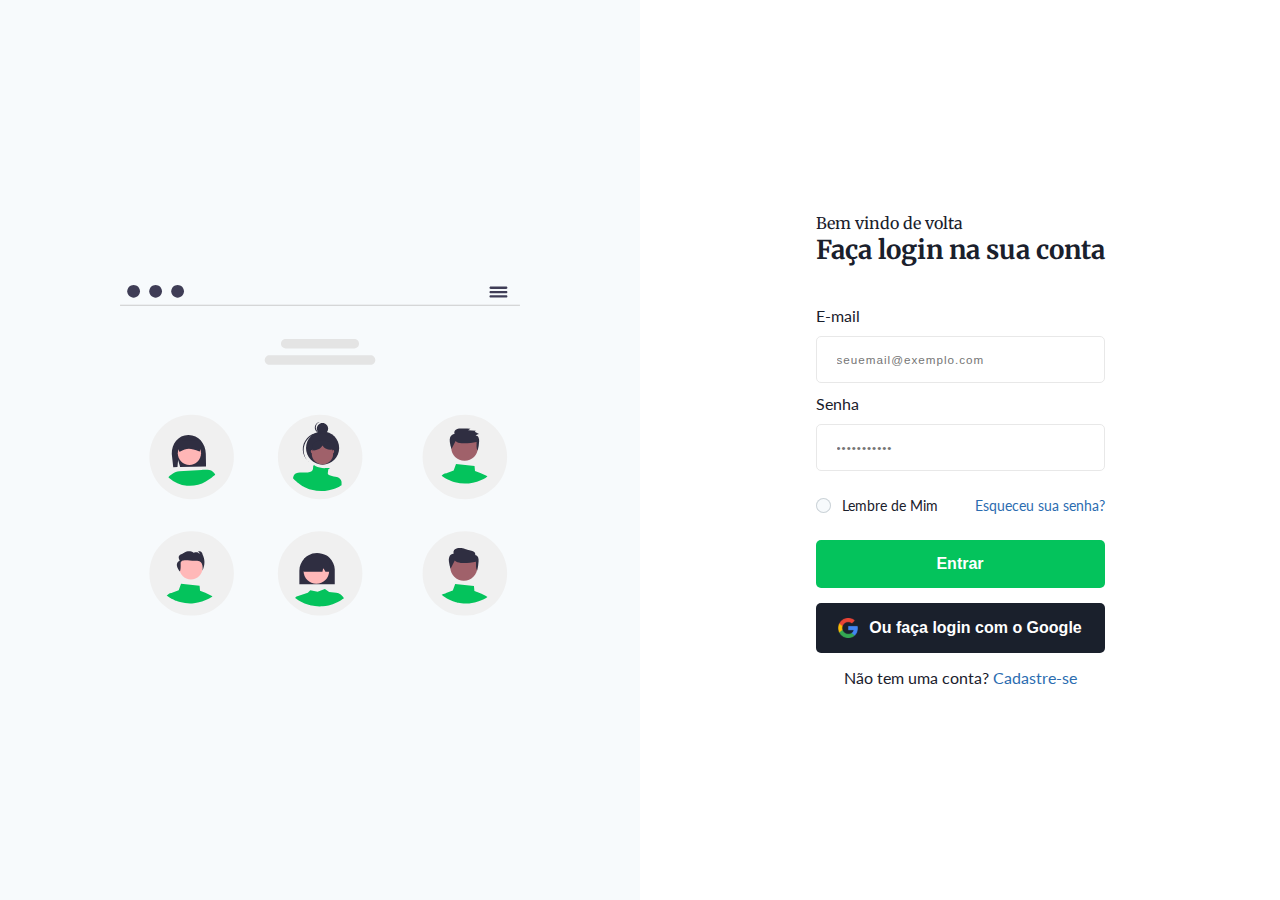
<file: desafio04/index.html>
<!DOCTYPE html>
<html lang="pt-br">
<head>
    <meta charset="UTF-8">
    <meta http-equiv="X-UA-Compatible" content="IE=edge">
    <meta name="viewport" content="width=device-width, initial-scale=1.0">
    <title>Desafio 04 | Login</title>
    <link rel="stylesheet" type="text/css" href="style.css">
</head>
<body>
    <div class="login-img">
        <img src="img/undraw_About_us_.svg" alt="">
    </div>
    <main>
        <form action="">
            <div class="title-login ">
                <p>Bem vindo de volta</p>
                <h1>Faça login na sua conta</h1>
            </div>
            <fieldset>
                <label for="email">E-mail</label>
                <input type="email" placeholder="seuemail@exemplo.com" required>
                <label for="password">Senha</label>
                <input type="password" placeholder="•••••••••••"  required>
            </fieldset>
            <fieldset>
                <div class="remember-me">
                    <input type="checkbox" name="" id="remember">
                    <label for="remember">Lembre de Mim</label>
                </div>
                <a href="#">Esqueceu sua senha?</a>
            </fieldset>
            <fieldset>
                <button type="submit">Entrar</button>
                <button type="submit"><img src="img/iconfinder_Google.svg" alt=""> Ou faça login com o Google</button>
                <p class="sing-up">Não tem uma conta? <a href="">Cadastre-se</a></p>
            </fieldset>
        </form>
    </main>
</body>
</html>
</file>
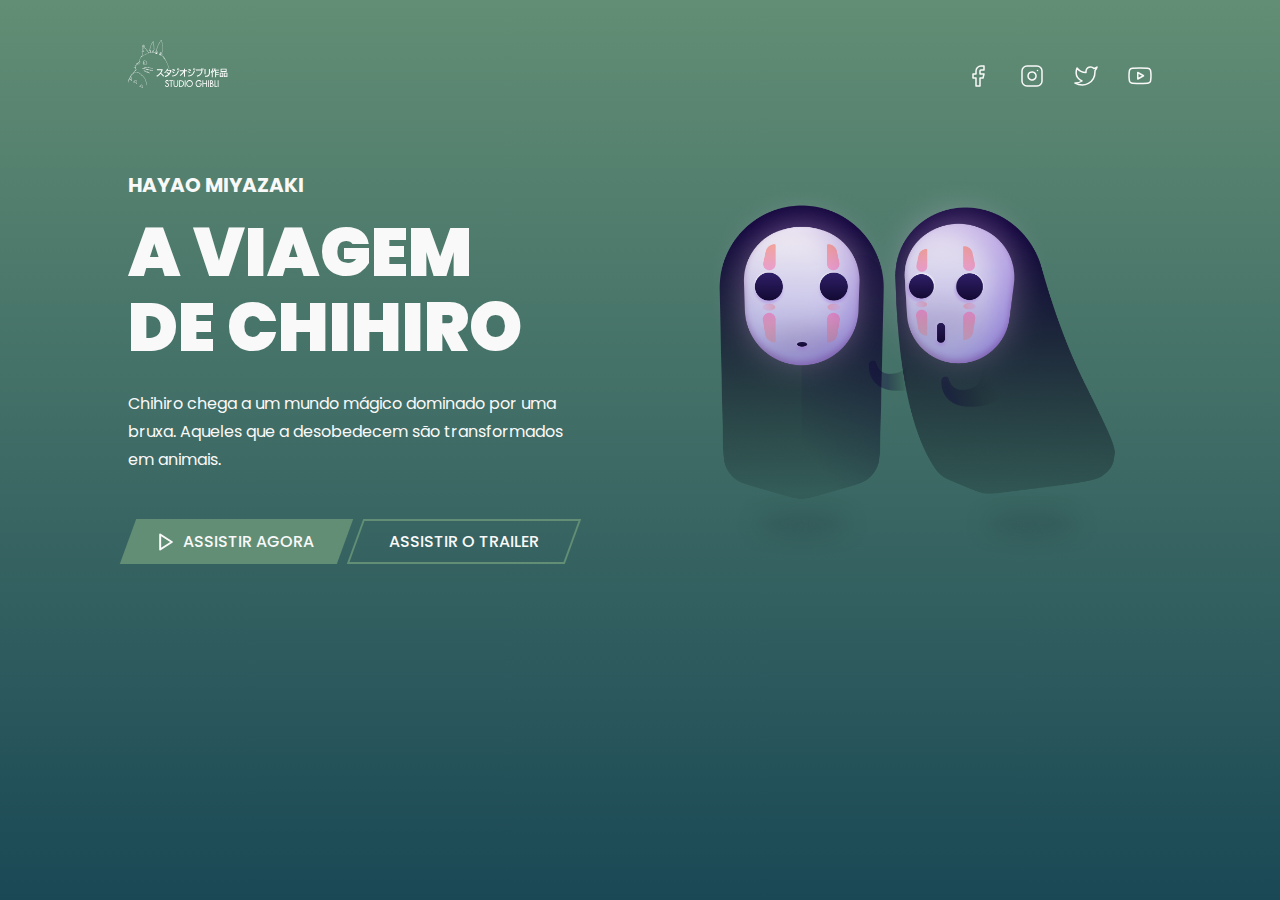
<file: desafio05/index.html>
<!DOCTYPE html>
<html lang="pt-br">

<head>
  <meta charset="UTF-8" />
  <meta http-equiv="X-UA-Compatible" content="IE=edge" />
  <meta name="viewport" content="width=device-width, initial-scale=1.0" />
  <title>Desafio 05 | Studio Ghibli</title>
  <link rel="stylesheet" href="style.css" type="text/css" />
</head>

<body>
  <header>
    <div class="header-items">
      <div class="logo"><img src="img/logo.svg" alt="Logo" /></div>
      <nav class="socials">
        <a href="#" target="_blank"><img src="img/facebook.svg" alt="Facebook" /></a>
        <a href="#" target="_blank"><img src="img/instagram.svg" alt="Instagram" /></a>
        <a href="#" target="_blank"><img src="img/twitter.svg" alt="Twitter" /></a>
        <a href="#" target="_blank"><img src="img/youtube.svg" alt="Youtube" /></a>
      </nav>
    </div>
  </header>
  <main>
    <div class="main-items">
      <section class="main-info">
        <h3>Hayao Miyazaki</h3>
        <h1>
          <span>A VIAGEM</span> DE CHIHIRO
        </h1>
        <p>
          Chihiro chega a um mundo mágico dominado por uma bruxa. Aqueles que a
          desobedecem são transformados em animais.
        </p>
        <nav class="main-info-links">
          <a href="#"><button>
              <img src="img/play-icon.svg" alt="" /> Assistir Agora
            </button></a>
          <a href="#"><button>Assistir o Trailer</button></a>
        </nav>
      </section>
      <div class="art">
        <img src="img/ilustracao.png" alt="Ilustração" />
      </div>
    </div>
  </main>
</body>

</html>
</file>
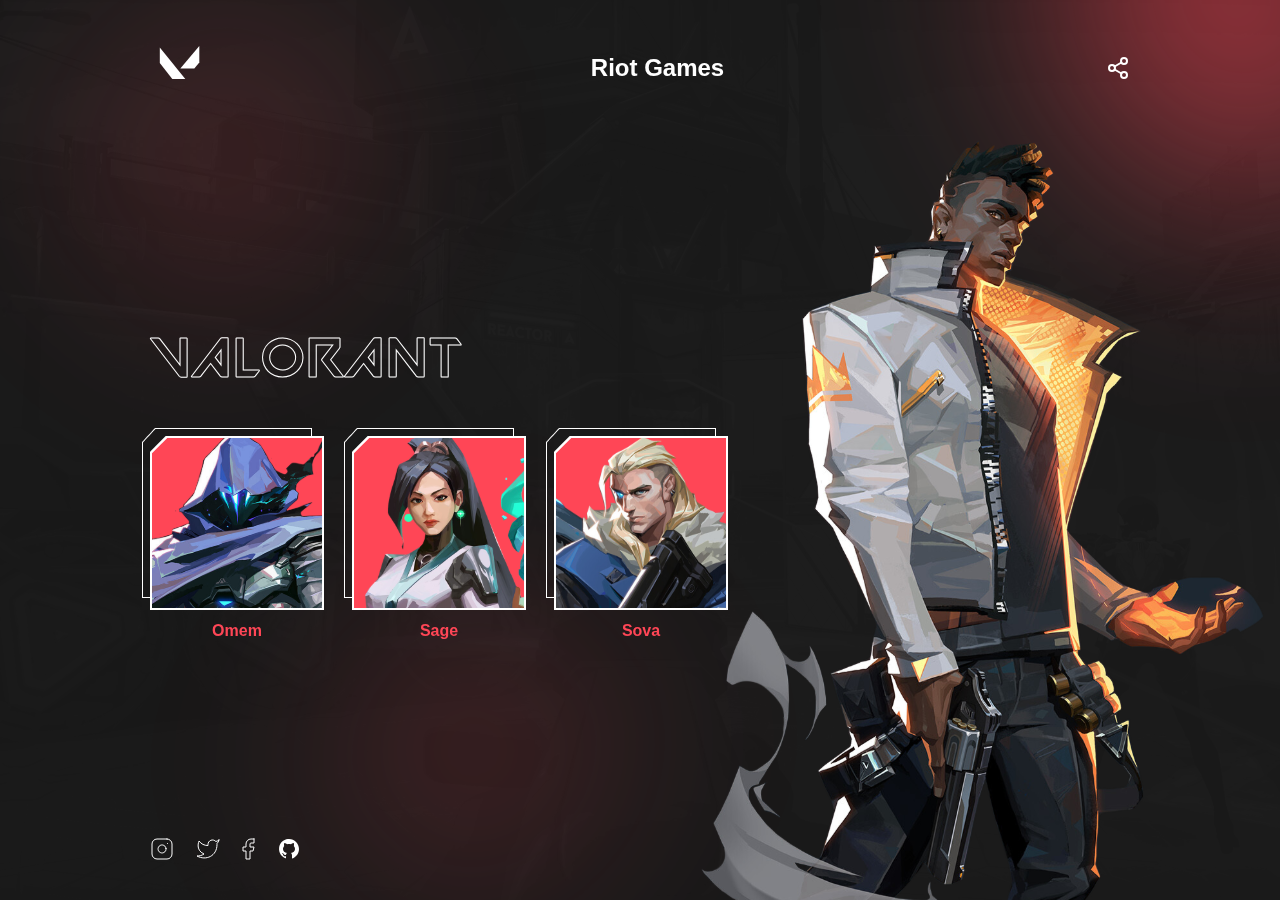
<file: desafio07/index.html>
<!DOCTYPE html>
<html lang="pt-br">

<head>
    <meta charset="UTF-8">
    <meta http-equiv="X-UA-Compatible" content="IE=edge">
    <meta name="viewport" content="width=device-width, initial-scale=1.0">
    <title>Desafio 07 | Valorant</title>
    <link rel="stylesheet" type="text/css" href="style.css">

    <link rel="shortcut icon" href="images/favicon.png" type="image/x-icon">
</head>

<body>
    <div id="blur-shape" class="shape-1"></div>
    <div id="blur-shape" class="shape-2"></div>
    <div id="blur-shape" class="shape-3"></div>
    <header>
        <a href="#"><img src="images/logo-valorant.svg" alt="Logo do valorant"></a>
        <h1>Riot Games</h1>
        <img src="images/share-icon.svg" alt="ícone de compartilhamento">
    </header>

    <main>
        <h2>Valorant</h2>

        <div class="cards">
            <figure>
                <a href="https://playvalorant.com/pt-br/agents/omen/" target="_blank">
                    <picture>
                        <source media="(max-width: 1064px)" srcset="images/border-clip-mobile.png" type="image/png">
                        <img class="stroke" src="images/border-clip-desktop.png" alt="borda">
                    </picture>
                    <div class="border">
                        <img class="character" src="images/omem.svg" alt="">
                    </div>
                </a>
                <figcaption>Omem</figcaption>
            </figure>
            <figure>
                <a href="https://playvalorant.com/pt-br/agents/sage/" target="_blank">
                    <picture>
                        <source media="(max-width: 1064px)" srcset="images/border-clip-mobile.png" type="image/png">
                        <img class="stroke" src="images/border-clip-desktop.png" alt="borda">
                    </picture>
                    <div class="border">
                        <img class="character" src="images/sage.svg" alt="">
                    </div>
                </a>
                <figcaption>Sage</figcaption>
            </figure>
            <figure>
                <a href="https://playvalorant.com/pt-br/agents/sova/" target="_blank">
                    <picture>
                        <source media="(max-width: 1064px)" srcset="images/border-clip-mobile.png" type="image/png">
                        <img src="images/border-clip-desktop.png" alt="borda">
                    </picture>
                    <div class="border">
                        <img class="character" src="images/sova.svg" alt="">
                    </div>
                </a>
                <figcaption>Sova</figcaption>
            </figure>
        </div>

        <img class="main-character" src="images/Phoenix.svg" alt="">
    </main>

    <footer>
        <nav>
            <a href="https://www.instagram.com/guii.ti" target="_blank"><img src="images/instagram-icon.svg" alt="Instagram"></a>
            <a href="https://twitter.com/guii_ti" target="_blank"><img src="images/twitter-icon.svg" alt="Twitter"></a>
            <a href="#"><img src="images/facebook-icon.svg" alt="Facebook"></a>
            <a href="https://github.com/GuilhermeGuii" target="_blank"><img src="images/github-icon.svg" alt="Github"></a>
        </nav>
    </footer>
</body>

</html>
</file>
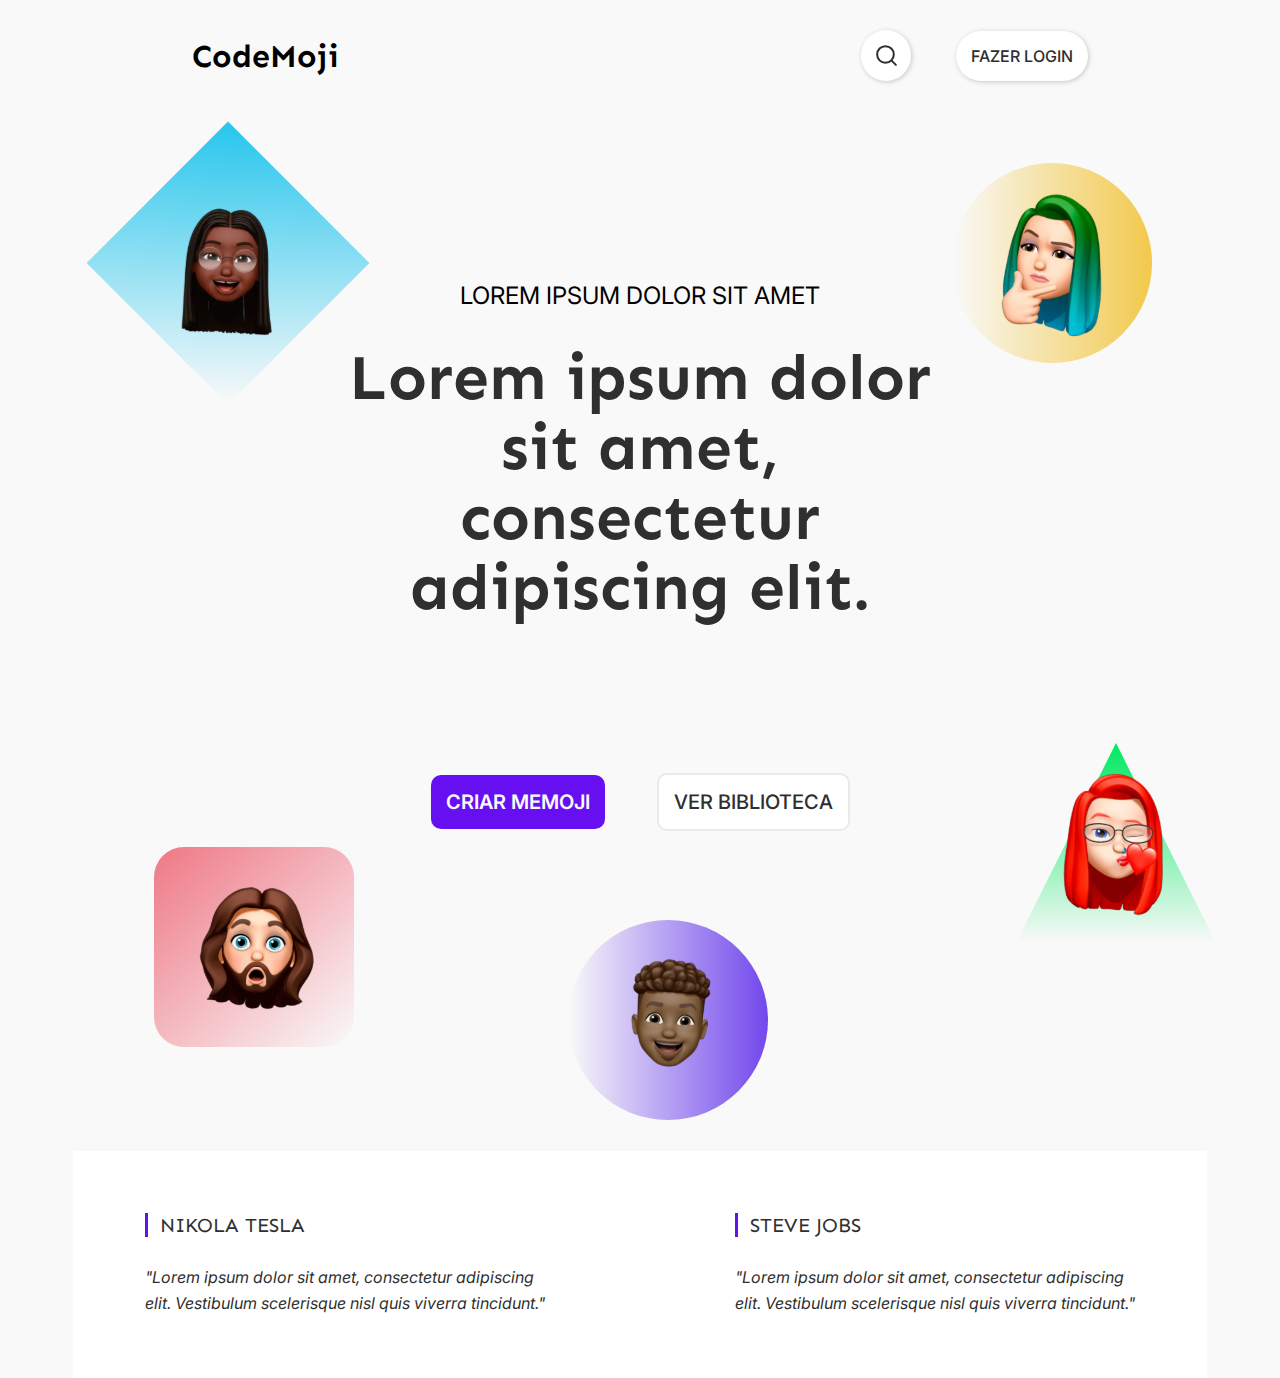
<file: desafio08/index.html>
<!DOCTYPE html>
<html lang="pt-br">

<head>
  <meta charset="UTF-8" />
  <meta name="viewport" content="width=device-width, initial-scale=1.0" />
  <title>Desafio 08 | CodeMoji</title>
  <link rel="stylesheet" href="styles/main.css" />
  <link rel="stylesheet" href="styles/emojis.css" />
</head>

<body>
  <header>
    <h1>CodeMoji</h1>
    <nav class="btn-header">
      <form autocomplete="off" method="get" class="search">
        <div class="icon">
          <img src="images/search.svg" alt="Pesquisar" />
        </div>
        <div class="input">
          <input tabindex="-1" name="search" type="search" placeholder="Lorem Ipsum" />
        </div>
      </form>
      <button id="desktop"><a href="#">Fazer Login</a></button>
      <button id="mobile"><a href="#"><img src="images/user-login.svg" alt="Fazer Login"></a></button>
    </nav>
  </header>

  <main>
    <span class="emojis"><img src="images/emoji-1.svg" alt=""></span>
    <span class="emojis"><img src="images/emoji-2.svg" alt=""></span>
    <span class="emojis"><img src="images/emoji-3.svg" alt=""></span>
    <span class="emojis"><img src="images/emoji-4.svg" alt=""></span>
    <span class="emojis"><img src="images/emoji-5.svg" alt=""></span>

    <section class="main-content">
      <p>lorem ipsum dolor sit amet</p>
      <h1>Lorem ipsum dolor sit amet, consectetur adipiscing elit.</h1>
      <nav class="btn-main">
        <button>Criar Memoji</button>
        <button>Ver Biblioteca</button>
      </nav>
    </section>
  </main>

  <footer>
    <section>
      <blockquote class="quote">
        <h2>Nikola Tesla</h2>
        <p>
          <em>"Lorem ipsum dolor sit amet, consectetur adipiscing elit.
            Vestibulum scelerisque nisl quis viverra tincidunt."</em>
        </p>
      </blockquote>
      <blockquote class="quote">
        <h2>Steve Jobs</h2>
        <p>
          <em>"Lorem ipsum dolor sit amet, consectetur adipiscing elit.
            Vestibulum scelerisque nisl quis viverra tincidunt."</em>
        </p>
      </blockquote>
    </section>
  </footer>


  <script src="script.js"></script>
</body>

</html>
</file>
<file: desafio04/style.css>
@import url("https://fonts.googleapis.com/css2?family=Lato:wght@400;700&family=Merriweather:wght@400;700&display=swap");

* {
  margin: 0;
  padding: 0;
  box-sizing: border-box;
}

:root {
  --green-light: #04c35c;
  --purple-light: #2b6cb0;

  --white: #ffffff;
  --white-200: #f7fafc;
  --black: #1a202c;
}

body {
  min-height: 100vh;
  display: grid;
  place-items: center;
  grid-template-columns: 1fr 1fr;
  background-color: var(--white);
  object-fit: cover;
}

a {
  text-decoration: none;
  color: var(--purple-light);
}

a:hover {
  text-decoration: underline;
}

.login-img {
  display: flex;
  justify-content: center;
  align-items: center;
  width: 100%;
  height: 100vh;
  background: var(--white-200);
}

main {
  display: flex;
  justify-content: center;
  align-items: center;
  flex-direction: column;
  width: 100%;
  height: 100%;
}

form {
  font-family: "Lato", sans-serif;
  color: var(--black);
}

form .title-login {
  font-family: "Merriweather", serif;
  margin-bottom: 40px;
}

form .title-login h1 {
  font-size: 1.625em;
}
form fieldset {
  display: flex;
  flex-direction: column;
  border: none;
}
fieldset:nth-of-type(1) {
  gap: 11px;
}

fieldset:nth-of-type(1) input {
  padding: 15px 20px;
  border: 1px solid #e8e8e8;
  border-radius: 5px;
  outline: none;
}

fieldset:nth-of-type(1) input::placeholder {
  font-size: 0.875em;
  letter-spacing: 1px;
}

fieldset:nth-of-type(2) {
  flex-direction: row;
  align-items: center;
  justify-content: space-between;
  font-size: 0.875em;
  margin: 26px 0;
}

.remember-me {
  display: flex;
  align-items: center;
  gap: 11px;
}

/* Checkbox style */

[type="checkbox"] {
  width: 15px;
  height: 15px;
  color: var(--green-light);
  vertical-align: middle;
  -webkit-appearance: none;
  background: none;
  border: 0 solid #e8e8e8;
  outline: 0;
  flex-grow: 0;
  border-radius: 50%;
  background-color: var(--white-200);
  transition: 300ms;
  cursor: pointer;
}

/* checkbox::before style */

[type="checkbox"]::before {
  content: "";
  color: transparent;
  display: block;
  width: inherit;
  height: inherit;
  border-radius: inherit;
  border: 0;
  background-color: transparent;
  background-size: contain;
  box-shadow: inset 0 0 0 1px #ccd3d8;
}

/*Checkbox Checked Style */

[type="checkbox"]:checked {
  background-color: currentcolor;
}

[type="checkbox"]:checked::before {
  box-shadow: none;
  background-image: url("data:image/svg+xml,%3Csvg xmlns='http://www.w3.org/2000/svg' width='24' height='24' viewBox='0 0 24 24'%3E %3Cpath d='M15.88 8.29L10 14.17l-1.88-1.88a.996.996 0 1 0-1.41 1.41l2.59 2.59c.39.39 1.02.39 1.41 0L17.3 9.7a.996.996 0 0 0 0-1.41c-.39-.39-1.03-.39-1.42 0z' fill='%23fff'/%3E %3C/svg%3E");
}

fieldset:nth-of-type(3) {
  position: relative;
  gap: 15px;
}

fieldset:nth-of-type(3) button {
  display: flex;
  align-items: center;
  justify-content: center;
  padding: 15px;
  color: var(--white);
  font-size: 1em;
  font-weight: 700;
  font-style: normal;
  border-radius: 5px;
  border: none;
  outline: none;
  cursor: pointer;
}

fieldset:nth-of-type(3) button:nth-of-type(1) {
  background-color: var(--green-light);
}

fieldset:nth-of-type(3) button:nth-of-type(2) {
  background-color: var(--black);
  gap: 11px;
}

.sing-up {
    text-align: center;
}


/* Responsive */

@media (max-width: 600px) {
  body {
    grid-template-columns: 1fr;
  }

  .login-img {
    display: none;
  }
}
</file>
<file: desafio05/style.css>
@import url('https://fonts.googleapis.com/css2?family=Poppins:wght@400;500;700;900&display=swap');

* {
    margin: 0;
    padding: 0;
    box-sizing: border-box;
}

:root {
    --green: #628E75;
    --gradient-default: linear-gradient(#628E75, #1A4855);
    --white: #F9F9F9;
}

body {
    min-height: 100vh;
    background-image: var(--gradient-default);
    background-repeat: no-repeat;
    color: var(--white);
    font-family: 'Poppins', sans-serif;
    font-size: 16px;
}

header {
    display: flex;
    justify-content: center;
    padding-top: 40px;
    padding-bottom: 75px;
    width: 100%;
}

.header-items {
    display: flex;
    justify-content: space-between;
    align-items: flex-end;
    width: 80vw;
}

.logo {
    width: 100px;
}

.logo img {
    width: 100%;
}

nav.socials {
    display: flex;
    gap: 30px;
}

main {
    display: flex;
    justify-content: center;
    width: 100%;
}

.main-items {
    display: flex;
    justify-content: space-between;
    align-items: center;
    width: 80vw;
}

.main-info {
    max-width: 445px;
    width: min-content;
}

.main-info h3 {
    text-transform: uppercase;
    font-weight: 700;
    font-size: 1.250em;
    margin-bottom: 15px;
}

.main-info h1 {
    text-transform: uppercase;
    font-weight: 900;
    font-size: 4.250em;
    line-height: 75px;
    margin-bottom: 25px;
}

.main-info h1 span {
    display: block;
}

.main-info p {
    font-weight: 400;
    line-height: 28px;
    font-size: 1em;
}

.main-info-links {
    display: flex;
    gap: 10px;
    padding-top: 45px;
}

.main-info-links a {
    width: 225px;
    height: 45px;
    transform: skew(-20deg);
    text-decoration: none;
    transition: 200ms;
}

.main-info-links a:nth-child(1) {
    background-color: var(--green);
}

.main-info-links a:nth-child(2) {
    border: 2px solid var(--green);
}

.main-info-links a button {
    display: flex;
    align-items: center;
    justify-content: center;
    gap: 10px;
    width: 100%;
    height: 100%;
    background-color: transparent;
    color: var(--white);
    border: none;
    font-family: 'Poppins', sans-serif;
    text-transform: uppercase;
    font-weight: 500;
    font-size: 1em;
    cursor: pointer;
    transform: skew(20deg);
    transition: 200ms;
}

.art {
    display: flex;
    justify-content: space-between;
    align-self: center;
    max-width: 500px;
    width: 35vw;

    /* Floating Animation */
    animation-name: floating;
    animation-duration: 3s;
    animation-iteration-count: infinite;
    animation-timing-function: ease-in-out;
}

@keyframes floating {
    0% {
        transform: translate(0, 0px);
    }

    50% {
        transform: translate(0, 15px);
    }

    100% {
        transform: translate(0, 0px);
    }
}

.art img {
    width: 100%;
}

@media (max-width: 932px) {

    body {
        font-size: 14px;
    }

    header {
        padding-top: 14px;
        padding-bottom: 0px;
    }

    .header-items {
        width: 90vw;
    }

    .main-items {
        flex-direction: column-reverse;
        align-items: flex-start;
        width: 90vw;
    }

    .main-info {
        width: auto;
    }

    .main-info h3 {
        margin-bottom: 6px;
    }

    .main-info h1 {
        margin-bottom: 16px;
    }

    .main-info-links {
        padding-bottom: 70px;
    }

    .main-info-links a:nth-child(2) {
        display: none;
    }

    .art {
        display: block;
        margin: auto;
        max-width: 300px;
        width: 73vw;
    }
}
</file>
<file: desafio07/style.css>
@font-face {
    font-family: Valorant;
    src: url(fonts/Valorant.ttf) format(truetype);
}

* {
    margin: 0;
    padding: 0;
    box-sizing: border-box;
}

:root {
    --card-clipping: polygon(0 9%, 9% 0, 100% 0, 100% 100%, 0 100%);
}

html,
body {
    font-family: 'Open Sans', sans-serif;
    min-width: 100vw;
    min-height: 100vh;
    overflow: hidden;
}

body {
    position: relative;
    font-size: 16px;
    color: white;
    background-image: url(images/background.png);
    background-repeat: no-repeat;
    background-position: center;
    background-size: cover;
    backdrop-filter: brightness(12%);
    padding: 0 150px;
}

#blur-shape {
    position: absolute;
    border-radius: 50%;
    background-color: #FF4656;
    opacity: 0.7;
    overflow: hidden;
    z-index: -2;
    background-attachment: fixed;
}

.shape-1 {
    top: -150px;
    right: -150px;
    width: 390.27px;
    height: 299.52px;
    filter: blur(120px);
    transform: rotate(-120deg);
}

.shape-2 {
    left: 133px;
    top: 95px;
    width: 180px;
    height: 120px;
    filter: blur(120px);
    transform: rotate(-47.56deg);
}

.shape-3 {
    bottom: 10%;
    left: 30%;
    width: 180px;
    height: 120px;
    filter: blur(120px);
    transform: rotate(-47.56deg);
}

header {
    display: flex;
    width: 100%;
    justify-content: space-between;
    align-items: center;
    height: 15vh;
}

header h1 {
    font-size: 1.5em;
}

main {
    width: 100%;
    height: 78vh;
    display: flex;
    justify-content: center;
    flex-direction: column;
}

main h2 {
    font-family: 'Valorant', 'Open Sans', sans-serif;
    font-size: 3.5em;
    text-transform: uppercase;
    font-weight: 400;
    margin-bottom: 42px;
    color: transparent;
    -webkit-text-stroke-color: white;
    -webkit-text-stroke-width: 1px;
}

.cards {
    display: flex;
    align-items: center;
    gap: 28px;
}

.cards figure {
    position: relative;
    font-size: 1em;
    font-weight: 700;
    color: #FF4656;
    transition: 200ms;
}

.cards figure:hover {
    transform: scale(1.1);
}

.cards figure picture {
    position: absolute;
    top: -8px;
    left: -8px;
}

.cards figure .border {
    display: flex;
    justify-content: center;
    align-items: center;

    width: 174px;
    height: 174px;

    background-color: white;
    clip-path: var(--card-clipping);
}

.cards figure img.character {
    background-color: #FF4656;
    clip-path: var(--card-clipping);
    width: 170px;
    height: 170px;
}

.cards figure figcaption {
    margin-top: 12px;
    display: flex;
    justify-content: center;
}

main .main-character {
    position: absolute;
    height: 85vh;
    bottom: 0;
    right: 24px;
}

footer {
    width: 100%;
    height: 7vh;
}

footer nav {
    display: flex;
    align-items: center;
    gap: 22px;
}

footer nav a img {
    transition: 150ms;
}

footer nav a img:hover {
    transform: scale(1.2);
    box-shadow: 2px 2px 10px #FF4656;
}

/* Responsividade */

@media (max-width: 1280px) {
    main .main-character {
        right: 12px;
    }
}

@media (max-width: 1164px) {

    body {
        padding: 0 80px;
    }
}

@media (max-width: 1064px) {
    .cards figure .border {
        width: 136px;
        height: 136px;
    }

    .cards figure img.character {
        width: 132px;
        height: 132px;
    }
}

@media (max-width: 954px) {
    body {
        padding: 0 60px;
    }

    .cards {
        gap: 21px;
    }

    main .main-character {
        height: 50vw;

    }
}

@media (max-width: 768px) {

    html,
    body {
        overflow-y: auto;
        overflow-x: hidden;
    }

    .shape-1 {
        top: -5%;
        right: -5%;
        width: 207px;
        height: 158.87px;
        filter: blur(100px);
    }

    .shape-2,
    .shape-3,
    .main-character {
        visibility: hidden;
        display: none;
    }

    header a img {
        width: 40px;
    }

    main h2 {
        text-align: center;
    }

    .cards {
        flex-wrap: wrap;
        justify-content: center;
    }

    footer nav {
        justify-content: center;
    }
}

@media (max-width: 414px) {
    body {
        padding: 0 24px;
    }

    header h1,
    main h2 {
        visibility: hidden;
        display: none;
    }

    header {
        height: 10vh;
    }

    main {
        height: 78vh;
    }

    .cards {
        flex-direction: column;
    }

    footer {
        display: flex;
        justify-content: center;
        align-items: center;
        height: 12vh;
    }
}
</file>
<file: desafio08/styles/main.css>
@import url('https://fonts.googleapis.com/css2?family=Inter:wght@400;500;600&family=Sen:wght@400;700&display=swap');

:root {
    --purple: #6610F2;
    --white: #F9F9F9;
    --white-200: #EAEAEA;
    --gray: #2F2F2F;
}

* {
    margin: 0;
    padding: 0;
    box-sizing: border-box;
}

html,
body {
    font-family: 'Inter', sans-serif;
    min-height: 100vh;
    min-width: 100vw;
}

body {
    background-color: var(--white);
    font-size: 16px;
    display: grid;
    grid-template-rows: auto;
    overflow-x: hidden;

}

h1 {
    font-family: 'Sen', cursive, sans-serif;
}

header {
    display: flex;
    justify-content: space-between;
    align-items: center;
    width: 100vw;
    padding: 30px 15%;
}

.btn-header {
    display: flex;
    align-items: center;
    gap: 45px;
}

.search {
    display: flex;
    align-items: center;
    gap: 13px;
    width: 50px;
    background-color: #FFFFFF;
    padding: 13px;
    transition: 0.5s;
    border-radius: 60px;
    box-shadow: 1px 1px 5px rgba(0, 0, 0, 0.200);
    cursor: pointer;
    overflow: hidden;
}

.search .icon {
    display: flex;
    align-items: center;
    justify-content: center;
    z-index: 2;
}

.search.active {
    width: 300px;
}

.search .input {
    width: 100%;
}

.search .input input {
    width: 100%;
    font-size: 1rem;
    border: none;
    outline: none;
    background: transparent;
}

input[type="search"]::-webkit-search-cancel-button {
    -webkit-appearance: none;
    height: 24px;
    width: 24px;
    background-image: url("data:image/svg+xml;utf8,<svg xmlns='http://www.w3.org/2000/svg' viewBox='0 0 24 24' fill='%23777'><path d='M19 6.41L17.59 5 12 10.59 6.41 5 5 6.41 10.59 12 5 17.59 6.41 19 12 13.41 17.59 19 19 17.59 13.41 12z'/></svg>");
    cursor: pointer;
}

button {
    font-family: 'Inter', sans-serif;
}

.btn-header button {
    font-size: 1rem;
    height: fit-content;
    text-transform: uppercase;
    padding: 15px;
    border-radius: 100px;
    border: none;
    transition: 200ms;
    background-color: #FFFFFF;
    box-shadow: 1px 1px 5px rgba(0, 0, 0, 0.200);
    cursor: pointer;
}

.btn-header button#mobile {
    display: none;
}

.btn-header button a {
    text-decoration: none;
    color: var(--gray);
    font-weight: 500;
}

.btn-header button:hover {
    opacity: 0.5;
}

main {
    display: flex;
    justify-content: center;
    align-items: center;
    position: relative;
    padding: 170px 0;
}

.main-content {
    text-align: center;
    width: 50vw;
}

.main-content p {
    font-size: 1.5em;
    text-transform: uppercase;
    margin-bottom: 33px;
}

.main-content h1 {
    font-size: 4em;
    line-height: 70px;
    color: var(--gray);
}

.btn-main {
    display: flex;
    align-items: center;
    justify-content: center;
    gap: 52px;
    padding: 150px 0px;
}

.btn-main button {
    padding: 15px;
    border-radius: 10px;
    text-transform: uppercase;
    font-size: 1.250em;
    cursor: pointer;
    transition: 200ms;
}

.btn-main button:hover {
    filter: brightness(80%);
}

.btn-main button:nth-child(1) {
    background-color: var(--purple);
    color: var(--white);
    font-weight: 600;
    border: none;
}

.btn-main button:nth-child(2) {
    background-color: #FFFFFF;
    color: var(--gray);
    font-weight: 500;
    border: 2px solid var(--white-200);
}

footer {
    width: 100vw;
    display: flex;
    align-items: center;
    justify-content: center;
    padding: 0 24px;
}

footer section {
    display: flex;
    align-items: center;
    justify-content: center;
    gap: 190px;
    width: max-content;
    padding: 62px 72px;
    background-color: #FFFFFF;
    color: var(--gray);
}

.quote h2 {
    font-family: 'Sen', sans-serif;
    font-weight: lighter;
    font-size: 1.250em;
    text-transform: uppercase;
    border-left: 3px solid var(--purple);
    padding-left: 12px;
    margin-bottom: 27px;
}

.quote p {
    max-width: 400px;
    font-size: 1em;
    line-height: 26px;
}

/* Responsividae */

@media (max-width: 991px) {
    header {
        padding: 30px 5%;
    }

    .main-content {
        width: 70vw;
        gap: 24px;
    }

    .btn-main {
        padding-top: 24px;
        padding-bottom: 80px;
    }

    footer section {
        padding: 16px 25px;
        gap: 95px;
    }
}

@media (max-width: 768px) {

    html,
    body {
        font-size: 14px;
    }

    header {
        padding: 12px 24px;
    }

    .btn-header {
        gap: 8px;
    }

    .search.active {
        width: 230px;
    }

    .main-content {
        width: 100vw;
        padding: 0 24px 0 24px;
    }

    .main-content p {
        margin-bottom: 24px;
    }

    .btn-main {
        gap: 24px;
    }

    .btn-main button {
        padding: 10px;
    }

    footer section {
        flex-direction: column;
        width: 100%;
        gap: 24px;
    }

    .quote h2 {
        margin-bottom: 10px;
    }

    .quote p {
        line-height: 22px;
    }
}

@media (max-width: 510px) {

    html,
    body {
        font-size: 12px;
    }

    .search {
        padding: 8px;
        width: 30px;
        gap: 5px;
    }

    .search .icon img {
        width: 15px;
    }

    .search.active {
        width: 40vw;
    }

    .btn-header button#desktop {
        display: none;
    }

    .btn-header button#mobile {
        display: block;
        padding: 8px;
        border-radius: 100%;
    }

    .main-content h1 {
        line-height: 38px;
    }

    .quote p {
        line-height: 16px;
    }
}
</file>
<file: desafio08/styles/emojis.css>
main .emojis {
    position: absolute;
    width: 200px;
    height: 200px;
}

main .emojis::before {
    content: "";
    position: absolute;
    top: 0;
    left: 0;
    width: 100%;
    height: 100%;
    z-index: -1;
}

.emojis img {
    position: absolute;
    top: 50%;
    left: 50%;
    transform: translate(-50%, -50%);
}

/* Emoji 1 */
main .emojis:nth-child(1) {
    top: 5%;
    left: 10%;
}

main .emojis:nth-child(1)::before {
    background: linear-gradient(136.92deg, #2DC7ED 3.14%, rgba(45, 199, 237, 0) 100%);

    transform: rotate(45deg);
}

/* Emoji 2 */
main .emojis:nth-child(2) {
    top: 5%;
    right: 10%;
}

main .emojis:nth-child(2)::before {
    background: linear-gradient(270deg, #F2C94C 0%, rgba(242, 201, 76, 0) 100%);

    border-radius: 50%;
}

/* Emoji 3 */
main .emojis:nth-child(3) {
    bottom: 10%;
    left: 12%;
}

main .emojis:nth-child(3)::before {
    background: linear-gradient(136.92deg, #EF7C89 3.14%, rgba(239, 124, 137, 0) 100%);

    border-radius: 30px;
}

/* Emoji 4 */
main .emojis:nth-child(4) {
    bottom: 3%;
    right: 40%;
}

main .emojis:nth-child(4)::before {
    background: linear-gradient(270deg, #7248EC 0%, rgba(114, 72, 236, 0) 100%);

    border-radius: 50%;
}

/* Emoji 5 */
main .emojis:nth-child(5) {
    bottom: 20%;
    right: 5%;
}

main .emojis:nth-child(5)::before {
    background: linear-gradient(180deg, #00E861 0%, rgba(0, 232, 97, 0) 100%);
    clip-path: polygon(50% 0%, 0% 100%, 100% 100%);
}

/* Responsividade */

@media (max-width: 991px) {
    main .emojis {
        width: 112px;
        height: 112px;
    }

    main .emojis img {
        width: 86px;
        height: 86px;
    }
}

@media (max-width: 768px) {

    /* Emoji 1 */
    main .emojis:nth-child(1) {
        top: 3%;
        left: 10%;
    }

    main .emojis:nth-child(1)::before {
        border-radius: 8px;
    }

    /* Emoji 2 */
    main .emojis:nth-child(2) {
        top: 0;
        right: 10%;
    }

    /* Emoji 3 */
    main .emojis:nth-child(3) {
        display: none;
    }

    /* Emoji 4 */
    main .emojis:nth-child(4) {
        bottom: 10%;
        left: 13%;
    }

    /* Emoji 5  */
    main .emojis:nth-child(5) {
        bottom: 15%;
        right: 5%;
    }
}
</file>
